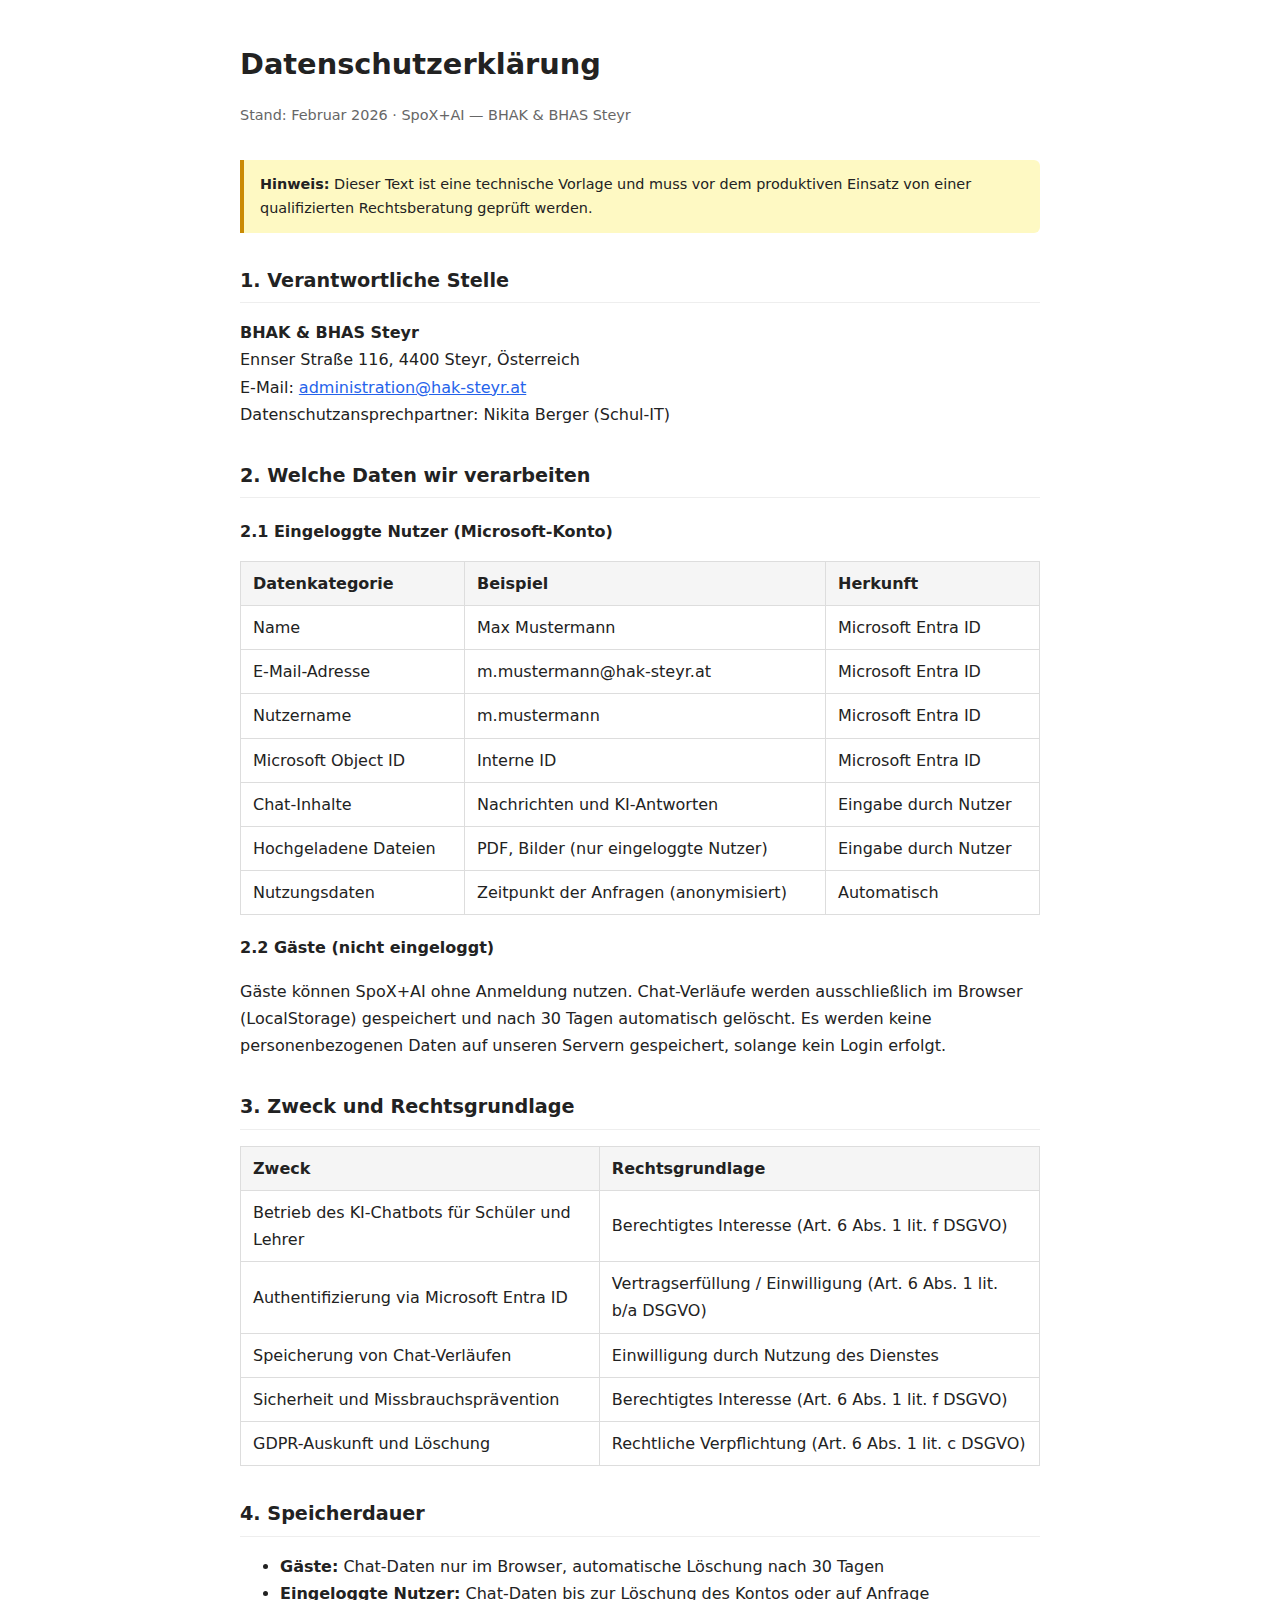
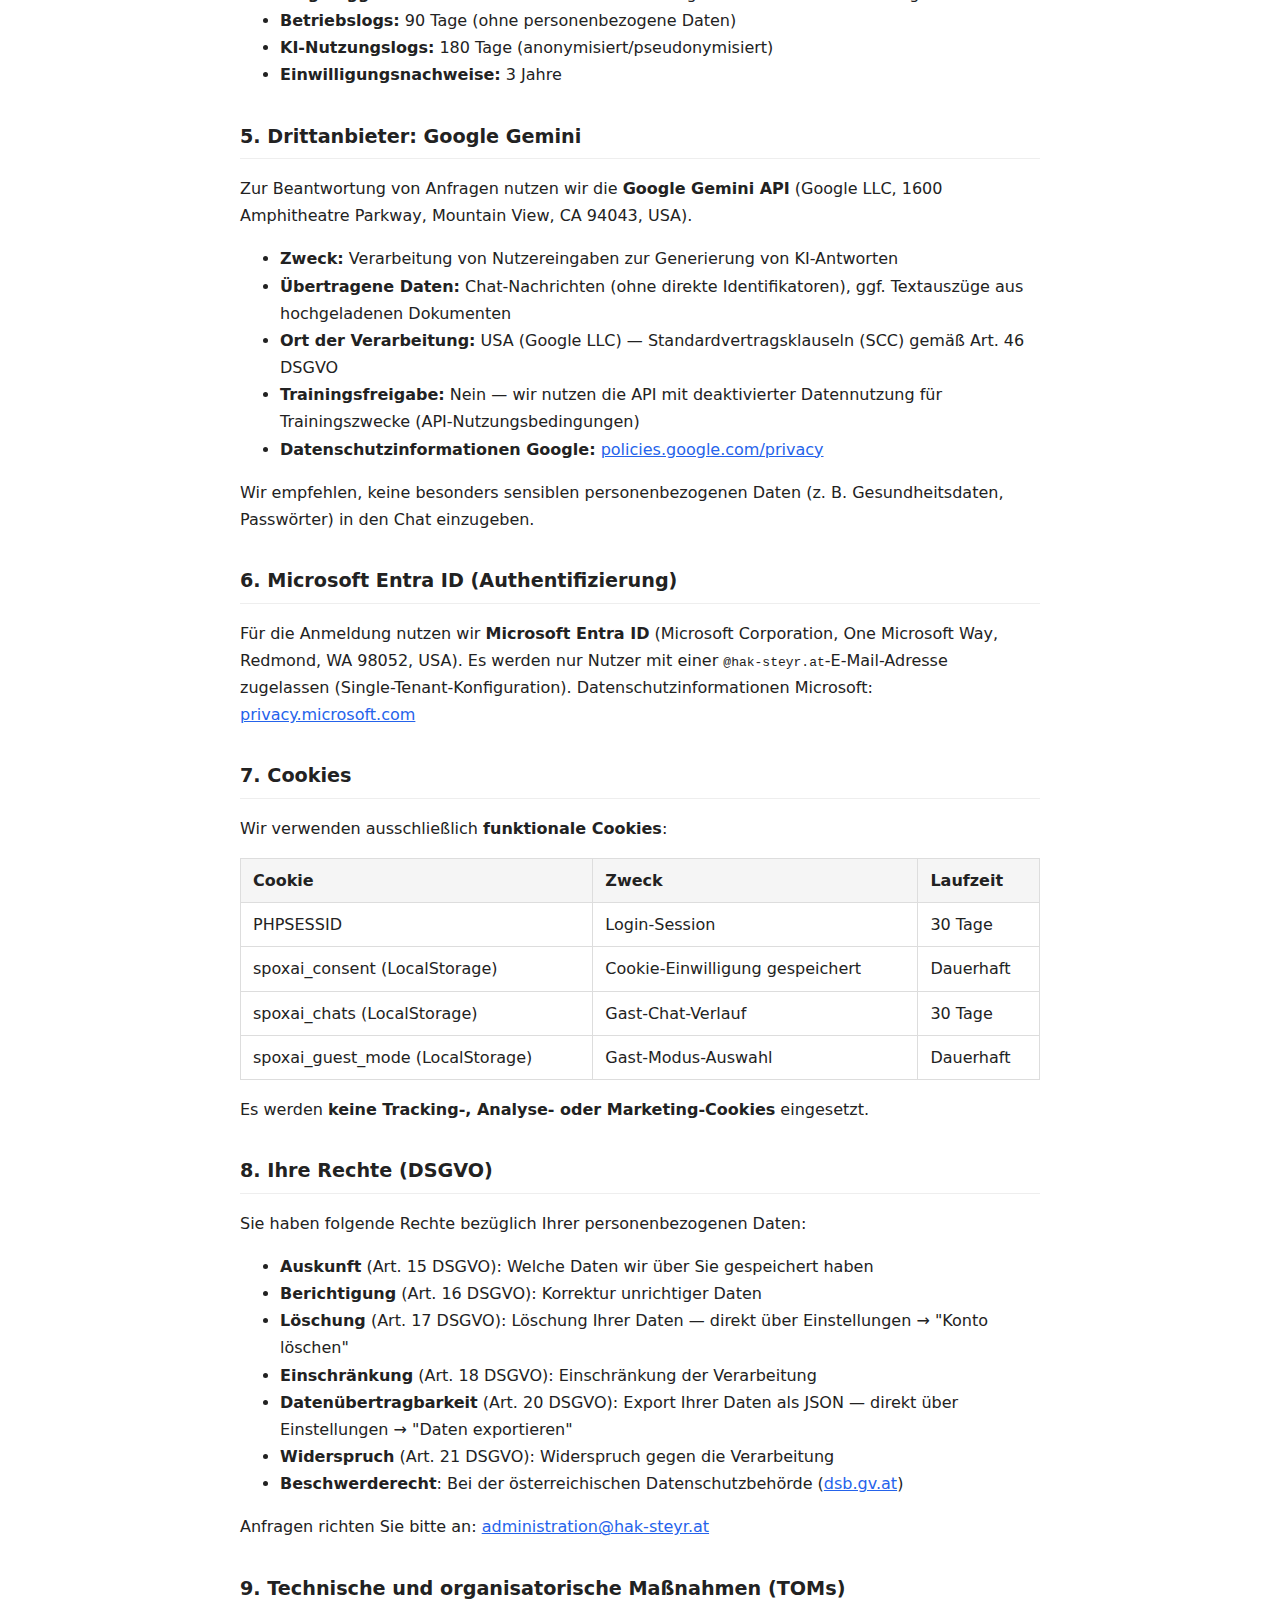
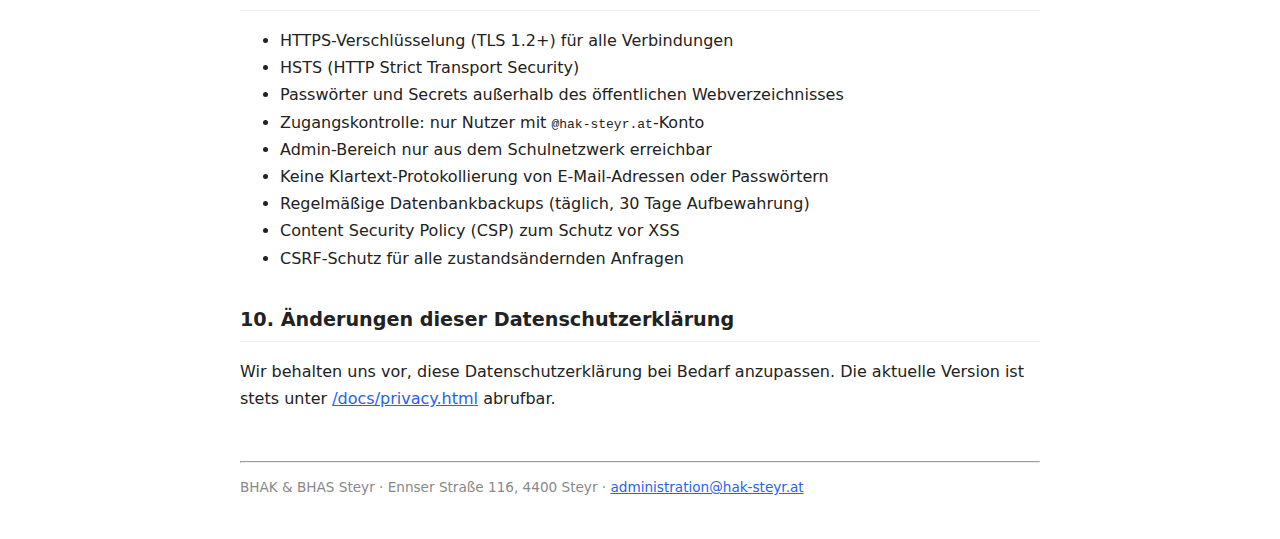
<file: httpdocs/docs/privacy.html>
<!DOCTYPE html>
<html lang="de">

<head>
    <meta charset="UTF-8">
    <meta name="viewport" content="width=device-width, initial-scale=1.0">
    <title>Datenschutzerklärung — SpoX+AI</title>
    <style>
        body {
            font-family: system-ui, sans-serif;
            max-width: 800px;
            margin: 40px auto;
            padding: 0 20px;
            line-height: 1.7;
            color: #222;
        }

        h1 {
            font-size: 1.8rem;
            margin-bottom: 0.5rem;
        }

        h2 {
            font-size: 1.2rem;
            margin-top: 2rem;
            border-bottom: 1px solid #eee;
            padding-bottom: 0.3rem;
        }

        h3 {
            font-size: 1rem;
            margin-top: 1.2rem;
        }

        .meta {
            color: #666;
            font-size: 0.9rem;
            margin-bottom: 2rem;
        }

        a {
            color: #2563eb;
        }

        table {
            border-collapse: collapse;
            width: 100%;
            margin: 1rem 0;
        }

        th,
        td {
            border: 1px solid #ddd;
            padding: 8px 12px;
            text-align: left;
        }

        th {
            background: #f5f5f5;
        }

        .note {
            background: #fef9c3;
            border-left: 4px solid #ca8a04;
            padding: 12px 16px;
            margin: 1rem 0;
            border-radius: 0 6px 6px 0;
            font-size: 0.9rem;
        }
    </style>
</head>

<body>

    <h1>Datenschutzerklärung</h1>
    <p class="meta">Stand: Februar 2026 · SpoX+AI — BHAK &amp; BHAS Steyr</p>

    <div class="note">
        <strong>Hinweis:</strong> Dieser Text ist eine technische Vorlage und muss vor dem produktiven Einsatz von einer
        qualifizierten Rechtsberatung geprüft werden.
    </div>

    <h2>1. Verantwortliche Stelle</h2>
    <p>
        <strong>BHAK &amp; BHAS Steyr</strong><br>
        Ennser Straße 116, 4400 Steyr, Österreich<br>
        E-Mail: <a href="mailto:administration@hak-steyr.at">administration@hak-steyr.at</a><br>
        Datenschutzansprechpartner: Nikita Berger (Schul-IT)
    </p>

    <h2>2. Welche Daten wir verarbeiten</h2>

    <h3>2.1 Eingeloggte Nutzer (Microsoft-Konto)</h3>
    <table>
        <tr>
            <th>Datenkategorie</th>
            <th>Beispiel</th>
            <th>Herkunft</th>
        </tr>
        <tr>
            <td>Name</td>
            <td>Max Mustermann</td>
            <td>Microsoft Entra ID</td>
        </tr>
        <tr>
            <td>E-Mail-Adresse</td>
            <td>m.mustermann@hak-steyr.at</td>
            <td>Microsoft Entra ID</td>
        </tr>
        <tr>
            <td>Nutzername</td>
            <td>m.mustermann</td>
            <td>Microsoft Entra ID</td>
        </tr>
        <tr>
            <td>Microsoft Object ID</td>
            <td>Interne ID</td>
            <td>Microsoft Entra ID</td>
        </tr>
        <tr>
            <td>Chat-Inhalte</td>
            <td>Nachrichten und KI-Antworten</td>
            <td>Eingabe durch Nutzer</td>
        </tr>
        <tr>
            <td>Hochgeladene Dateien</td>
            <td>PDF, Bilder (nur eingeloggte Nutzer)</td>
            <td>Eingabe durch Nutzer</td>
        </tr>
        <tr>
            <td>Nutzungsdaten</td>
            <td>Zeitpunkt der Anfragen (anonymisiert)</td>
            <td>Automatisch</td>
        </tr>
    </table>

    <h3>2.2 Gäste (nicht eingeloggt)</h3>
    <p>
        Gäste können SpoX+AI ohne Anmeldung nutzen. Chat-Verläufe werden ausschließlich im Browser (LocalStorage)
        gespeichert und nach 30 Tagen automatisch gelöscht. Es werden keine personenbezogenen Daten auf unseren Servern
        gespeichert, solange kein Login erfolgt.
    </p>

    <h2>3. Zweck und Rechtsgrundlage</h2>
    <table>
        <tr>
            <th>Zweck</th>
            <th>Rechtsgrundlage</th>
        </tr>
        <tr>
            <td>Betrieb des KI-Chatbots für Schüler und Lehrer</td>
            <td>Berechtigtes Interesse (Art. 6 Abs. 1 lit. f DSGVO)</td>
        </tr>
        <tr>
            <td>Authentifizierung via Microsoft Entra ID</td>
            <td>Vertragserfüllung / Einwilligung (Art. 6 Abs. 1 lit. b/a DSGVO)</td>
        </tr>
        <tr>
            <td>Speicherung von Chat-Verläufen</td>
            <td>Einwilligung durch Nutzung des Dienstes</td>
        </tr>
        <tr>
            <td>Sicherheit und Missbrauchsprävention</td>
            <td>Berechtigtes Interesse (Art. 6 Abs. 1 lit. f DSGVO)</td>
        </tr>
        <tr>
            <td>GDPR-Auskunft und Löschung</td>
            <td>Rechtliche Verpflichtung (Art. 6 Abs. 1 lit. c DSGVO)</td>
        </tr>
    </table>

    <h2>4. Speicherdauer</h2>
    <ul>
        <li><strong>Gäste:</strong> Chat-Daten nur im Browser, automatische Löschung nach 30 Tagen</li>
        <li><strong>Eingeloggte Nutzer:</strong> Chat-Daten bis zur Löschung des Kontos oder auf Anfrage</li>
        <li><strong>Betriebslogs:</strong> 90 Tage (ohne personenbezogene Daten)</li>
        <li><strong>KI-Nutzungslogs:</strong> 180 Tage (anonymisiert/pseudonymisiert)</li>
        <li><strong>Einwilligungsnachweise:</strong> 3 Jahre</li>
    </ul>

    <h2>5. Drittanbieter: Google Gemini</h2>
    <p>
        Zur Beantwortung von Anfragen nutzen wir die <strong>Google Gemini API</strong> (Google LLC, 1600 Amphitheatre
        Parkway, Mountain View, CA 94043, USA).
    </p>
    <ul>
        <li><strong>Zweck:</strong> Verarbeitung von Nutzereingaben zur Generierung von KI-Antworten</li>
        <li><strong>Übertragene Daten:</strong> Chat-Nachrichten (ohne direkte Identifikatoren), ggf. Textauszüge aus
            hochgeladenen Dokumenten</li>
        <li><strong>Ort der Verarbeitung:</strong> USA (Google LLC) — Standardvertragsklauseln (SCC) gemäß Art. 46 DSGVO
        </li>
        <li><strong>Trainingsfreigabe:</strong> Nein — wir nutzen die API mit deaktivierter Datennutzung für
            Trainingszwecke (API-Nutzungsbedingungen)</li>
        <li><strong>Datenschutzinformationen Google:</strong> <a href="https://policies.google.com/privacy"
                target="_blank">policies.google.com/privacy</a></li>
    </ul>
    <p>
        Wir empfehlen, keine besonders sensiblen personenbezogenen Daten (z. B. Gesundheitsdaten, Passwörter) in den
        Chat einzugeben.
    </p>

    <h2>6. Microsoft Entra ID (Authentifizierung)</h2>
    <p>
        Für die Anmeldung nutzen wir <strong>Microsoft Entra ID</strong> (Microsoft Corporation, One Microsoft Way,
        Redmond, WA 98052, USA).
        Es werden nur Nutzer mit einer <code>@hak-steyr.at</code>-E-Mail-Adresse zugelassen
        (Single-Tenant-Konfiguration).
        Datenschutzinformationen Microsoft: <a href="https://privacy.microsoft.com"
            target="_blank">privacy.microsoft.com</a>
    </p>

    <h2>7. Cookies</h2>
    <p>
        Wir verwenden ausschließlich <strong>funktionale Cookies</strong>:
    </p>
    <table>
        <tr>
            <th>Cookie</th>
            <th>Zweck</th>
            <th>Laufzeit</th>
        </tr>
        <tr>
            <td>PHPSESSID</td>
            <td>Login-Session</td>
            <td>30 Tage</td>
        </tr>
        <tr>
            <td>spoxai_consent (LocalStorage)</td>
            <td>Cookie-Einwilligung gespeichert</td>
            <td>Dauerhaft</td>
        </tr>
        <tr>
            <td>spoxai_chats (LocalStorage)</td>
            <td>Gast-Chat-Verlauf</td>
            <td>30 Tage</td>
        </tr>
        <tr>
            <td>spoxai_guest_mode (LocalStorage)</td>
            <td>Gast-Modus-Auswahl</td>
            <td>Dauerhaft</td>
        </tr>
    </table>
    <p>Es werden <strong>keine Tracking-, Analyse- oder Marketing-Cookies</strong> eingesetzt.</p>

    <h2>8. Ihre Rechte (DSGVO)</h2>
    <p>Sie haben folgende Rechte bezüglich Ihrer personenbezogenen Daten:</p>
    <ul>
        <li><strong>Auskunft</strong> (Art. 15 DSGVO): Welche Daten wir über Sie gespeichert haben</li>
        <li><strong>Berichtigung</strong> (Art. 16 DSGVO): Korrektur unrichtiger Daten</li>
        <li><strong>Löschung</strong> (Art. 17 DSGVO): Löschung Ihrer Daten — direkt über Einstellungen → "Konto
            löschen"</li>
        <li><strong>Einschränkung</strong> (Art. 18 DSGVO): Einschränkung der Verarbeitung</li>
        <li><strong>Datenübertragbarkeit</strong> (Art. 20 DSGVO): Export Ihrer Daten als JSON — direkt über
            Einstellungen → "Daten exportieren"</li>
        <li><strong>Widerspruch</strong> (Art. 21 DSGVO): Widerspruch gegen die Verarbeitung</li>
        <li><strong>Beschwerderecht</strong>: Bei der österreichischen Datenschutzbehörde (<a
                href="https://www.dsb.gv.at" target="_blank">dsb.gv.at</a>)</li>
    </ul>
    <p>
        Anfragen richten Sie bitte an: <a href="mailto:administration@hak-steyr.at">administration@hak-steyr.at</a>
    </p>

    <h2>9. Technische und organisatorische Maßnahmen (TOMs)</h2>
    <ul>
        <li>HTTPS-Verschlüsselung (TLS 1.2+) für alle Verbindungen</li>
        <li>HSTS (HTTP Strict Transport Security)</li>
        <li>Passwörter und Secrets außerhalb des öffentlichen Webverzeichnisses</li>
        <li>Zugangskontrolle: nur Nutzer mit <code>@hak-steyr.at</code>-Konto</li>
        <li>Admin-Bereich nur aus dem Schulnetzwerk erreichbar</li>
        <li>Keine Klartext-Protokollierung von E-Mail-Adressen oder Passwörtern</li>
        <li>Regelmäßige Datenbankbackups (täglich, 30 Tage Aufbewahrung)</li>
        <li>Content Security Policy (CSP) zum Schutz vor XSS</li>
        <li>CSRF-Schutz für alle zustandsändernden Anfragen</li>
    </ul>

    <h2>10. Änderungen dieser Datenschutzerklärung</h2>
    <p>
        Wir behalten uns vor, diese Datenschutzerklärung bei Bedarf anzupassen. Die aktuelle Version ist stets unter
        <a href="/docs/privacy.html">/docs/privacy.html</a> abrufbar.
    </p>

    <hr style="margin-top:3rem;">
    <p style="color:#888;font-size:0.85rem;">
        BHAK &amp; BHAS Steyr · Ennser Straße 116, 4400 Steyr · <a
            href="mailto:administration@hak-steyr.at">administration@hak-steyr.at</a>
    </p>

</body>

</html>
</file>
